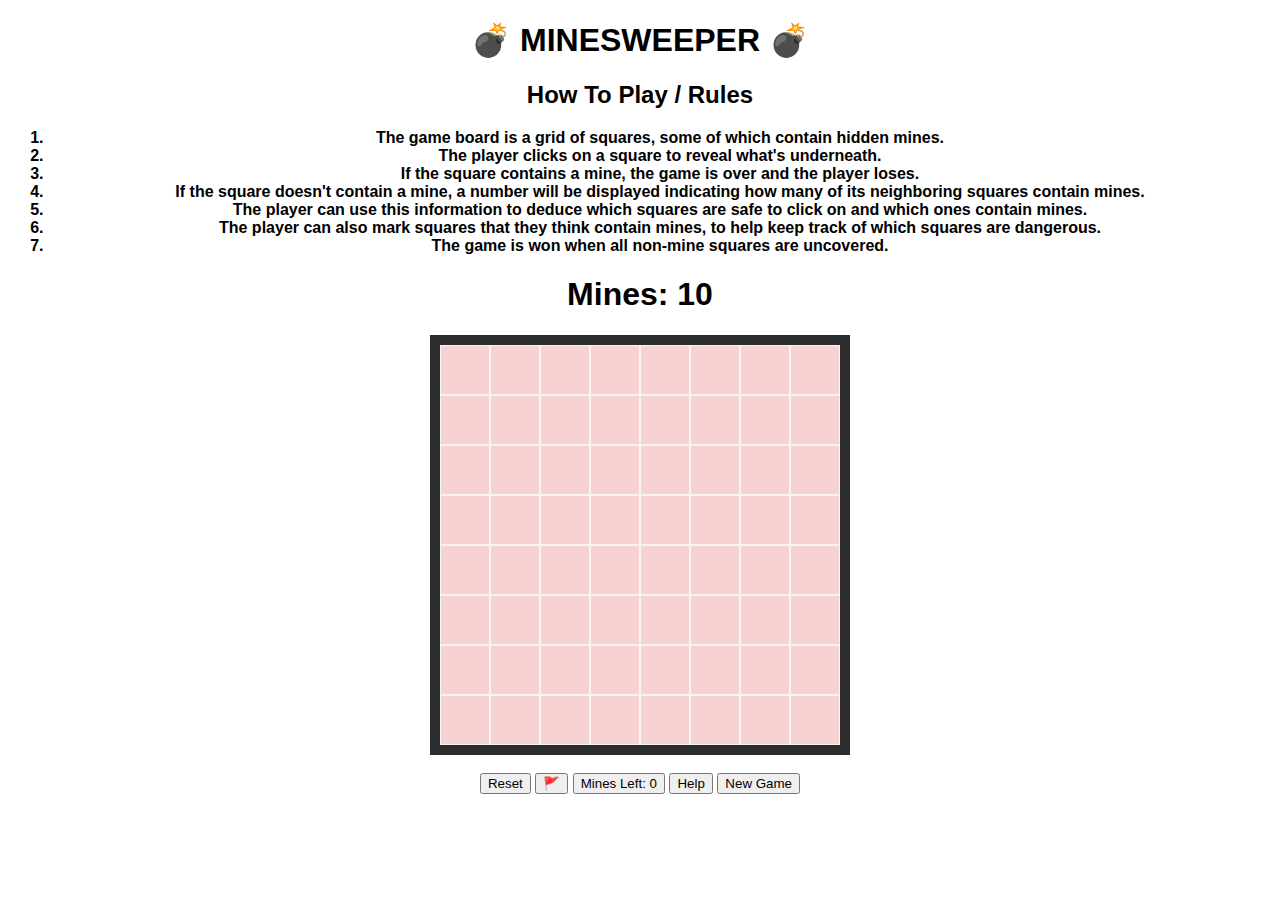
<file: Mine_Game_by_HIMANSHU_SHARMA/index.html>
<!DOCTYPE html>
<html>
    <head>
        <meta charset="UTF-8">
        <meta name="viewport" content="width=device-width, initial-scale=1.0">
        <title>Minesweeper Game</title>
        <link rel="stylesheet" href="style.css">
        <script src="s.js"></script>
    </head>

    <body>
        <h1>💣 MINESWEEPER 💣</h1>
    <div class="grid"></div>
    <div class="left-container">
      <h2>How To Play / Rules</h2>
      <ol>
      <li>The game board is a grid of squares, some of which contain hidden mines.</li>
      <li>The player clicks on a square to reveal what's underneath.</li>
      <li>If the square contains a mine, the game is over and the player loses.</li>
      <li>If the square doesn't contain a mine, a number will be displayed indicating how many of its neighboring squares contain mines.</li>
      <li>The player can use this information to deduce which squares are safe to click on and which ones contain mines.</li>
      <li>The player can also mark squares that they think contain mines, to help keep track of which squares are dangerous.</li>
      <li>The game is won when all non-mine squares are uncovered.</li>
</ol>
        <h1>Mines: <span id="mines-count">0</span></h1>
        <div id="board"></div>
        <br>
        <button class="reset">Reset</button>
        <button id="flag-button">🚩</button>
        <button class="mines-left">Mines Left: 0</button>
   
        <button class="helpButton">Help</button>
      
        <button class="resetButton">New Game</button>
    </body>
</html>
</file>
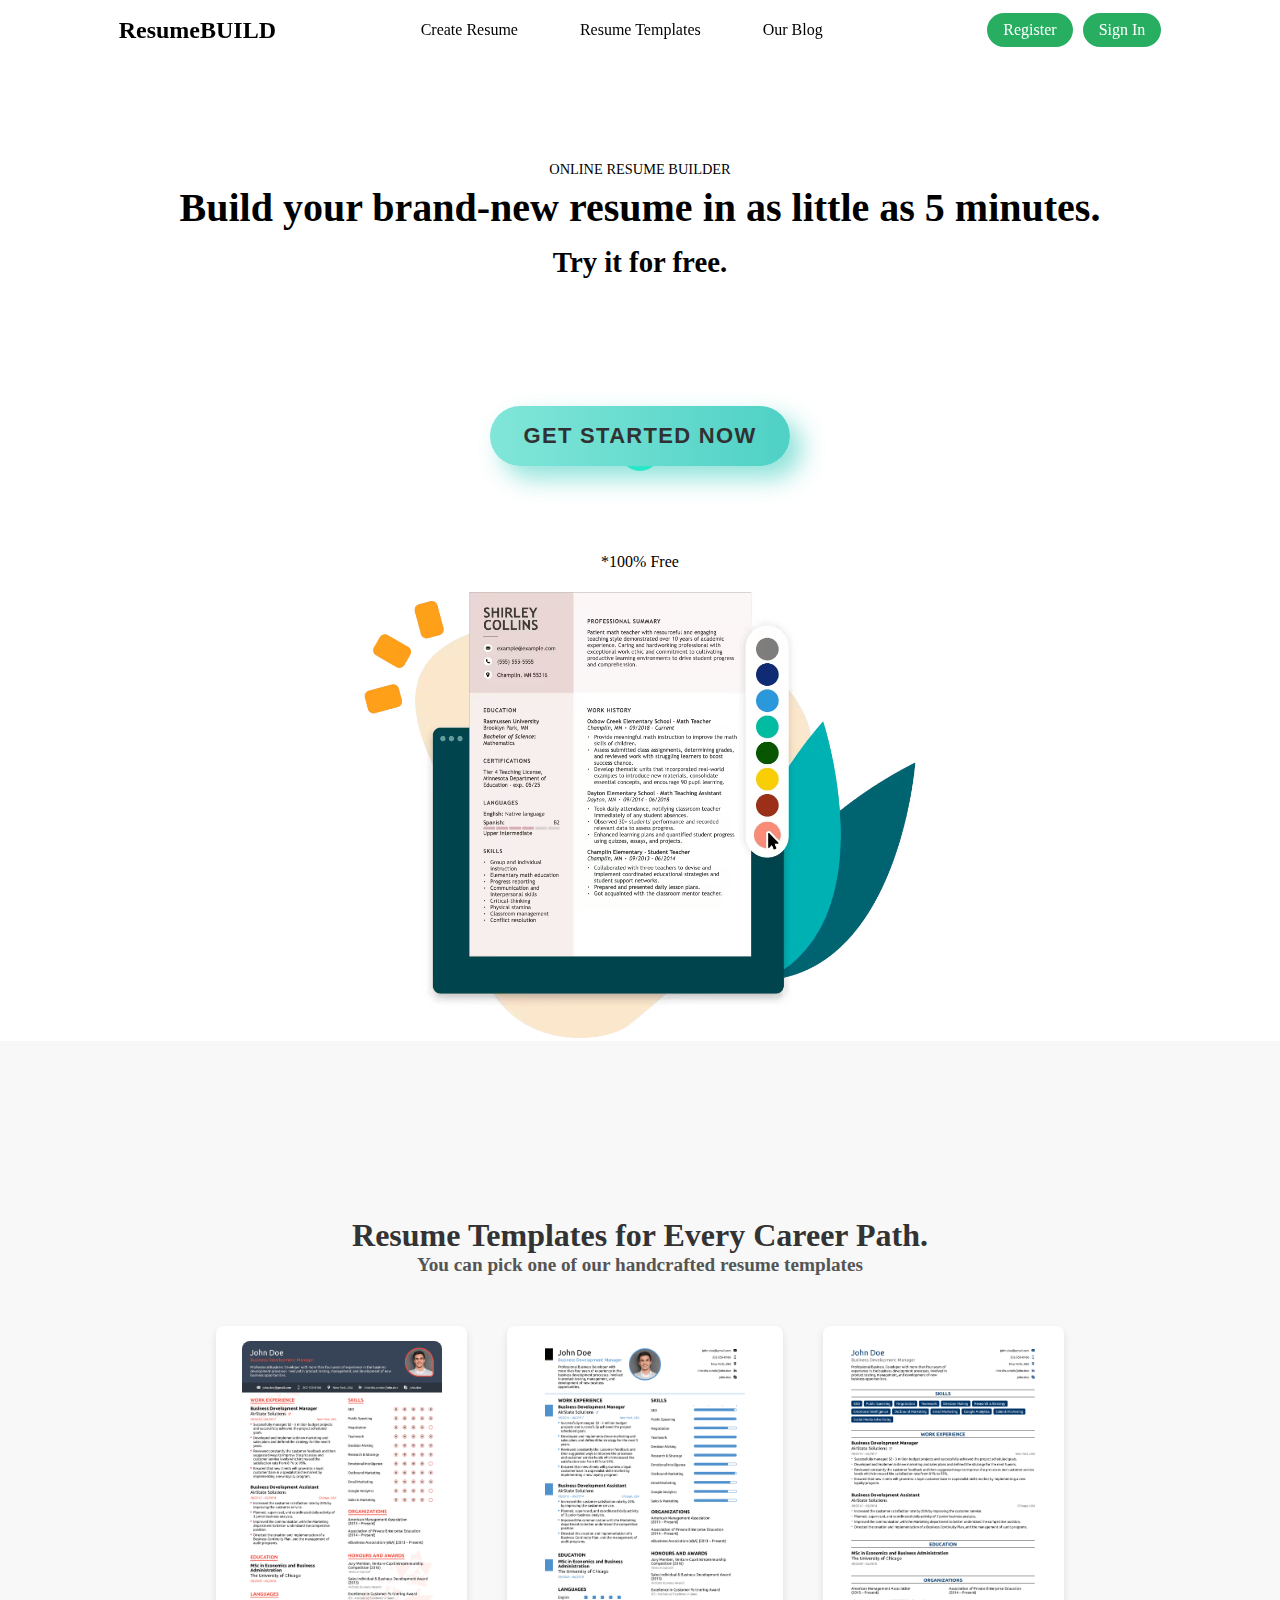
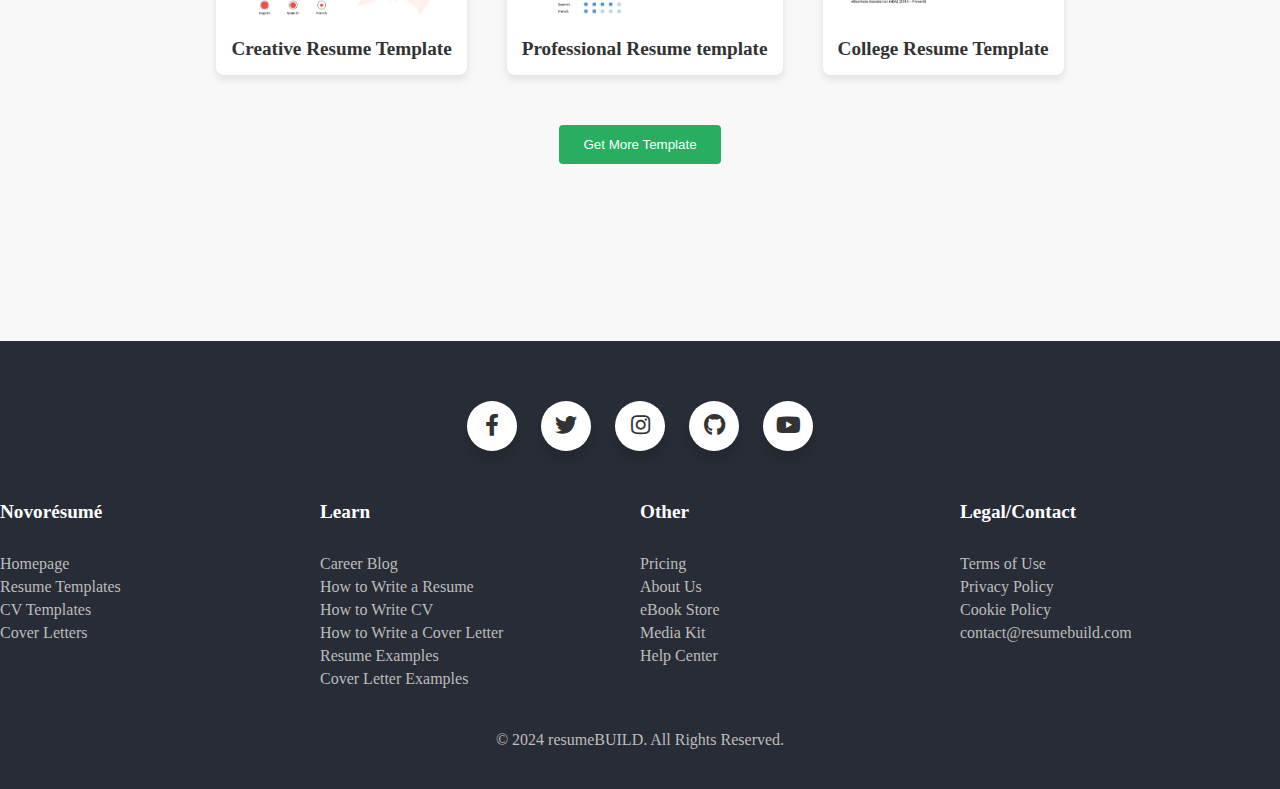
<file: Resume_Template_by_MOHAMMED_MUZAMMIL/index.html>
<!DOCTYPE html>
<html lang="en">

<head>
    <meta charset="UTF-8">
    <meta name="viewport" content="width=device-width, initial-scale=1.0">
    <title>Document</title>
    <link rel="stylesheet" href="./Home/index.css">
    <link rel="stylesheet" href="./Home/social-icon.css">
    <link rel='stylesheet' href='https://cdnjs.cloudflare.com/ajax/libs/font-awesome/5.15.1/css/all.min.css'>
</head>

<body>
    <nav class="navdiv">
        <div class="logodiv">
            <h2>ResumeBUILD</h2>
        </div>
        <div class="navcomponents">
            <ul>
                <li><a href="./Resume/resume.html" class="resume-link">Create Resume</a></li>
                <li><a href="#" class="templates-link">Resume Templates</a></li>
                <li><a href="#" class="blog-link">Our Blog</a></li>
            </ul>
        </div>
        <div class="signdiv">
            <div class="signbtns">Register</div>
            <div class="signbtns">Sign In</div>
        </div>
    </nav>
    <section class="main">
        <div class="main-info">
            <h3>ONLINE RESUME BUILDER</h3>
            <h1>Build your brand-new resume in as little as 5 minutes.</h1>
            <h2>Try it for free.</h2>
            <div class="wrap">
                <a href="./Resume/resume.html"><button class="button">Get Started Now</button></a>
            </div>
            <p>*100% Free</p>
        </div>
        <div class="main-image">
            <img src="./Assests/resume-builder-banner.avif" alt="">
        </div>
    </section>
    <section class="templates">
        <div class="container">
            <h2>Resume Templates for Every Career Path.</h2>
            <h4>You can pick one of our handcrafted resume templates</h4>
            <div class="templates-images">
                <div class="template-card">
                    <img src="./Assests/templates/1.png" alt="temp1">
                    <h3>Creative Resume Template</h3>
                </div>
                <div class="template-card">
                    <img src="./Assests/templates/2.png" alt="temp1">
                    <h3>Professional Resume template</h3>
                </div>
                <div class="template-card">
                    <img src="./Assests/templates/3.png" alt="temp1">
                    <h3>College Resume Template</h3>
                </div>
            </div>
            <button>Get More Template</button>

        </div>
    </section>
    <footer>
        <div class="wrapper">
            <a href="#" class="icon facebook">
                <div class="tooltip">Facebook</div>
                <span><i class="fab fa-facebook-f"></i></span>
            </a>
            <a href="#" class="icon twitter">
                <div class="tooltip">Twitter</div>
                <span><i class="fab fa-twitter"></i></span>
            </a>
            <a href="#" class="icon instagram">
                <div class="tooltip">Instagram</div>
                <span><i class="fab fa-instagram"></i></span>
            </a>
            <a href="#" class="icon github">
                <div class="tooltip">Github</div>
                <span><i class="fab fa-github"></i></span>
            </a>
            <a href="#" class="icon youtube">
                <div class="tooltip">Youtube</div>
                <span><i class="fab fa-youtube"></i></span>
            </a>
        </div>
        <div class="tabs">
            <div class="tab">
                <a href="./index.html">
                    <h3>Novorésumé</h3>
                </a>
                <ul>
                    <li><a href="#">Homepage</a></li>
                    <li><a href="#">Resume Templates</a></li>
                    <li><a href="#">CV Templates</a></li>
                    <li><a href="#">Cover Letters</a></li>
                </ul>
            </div>
            <div class="tab">
                <h3>Learn</h3>
                <ul>
                    <li><a href="#">Career Blog</a></li>
                    <li><a href="#">How to Write a Resume</a></li>
                    <li><a href="#">How to Write CV</a></li>
                    <li><a href="#">How to Write a Cover Letter</a></li>
                    <li><a href="#">Resume Examples</a></li>
                    <li><a href="#">Cover Letter Examples</a></li>
                </ul>
            </div>
            <div class="tab">
                <h3>Other</h3>
                <ul>
                    <li><a href="#">Pricing</a></li>
                    <li><a href="#">About Us</a></li>
                    <li><a href="#">eBook Store</a></li>
                    <li><a href="#">Media Kit</a></li>
                    <li><a href="#">Help Center</a></li>
                </ul>
            </div>
            <div class="tab">
                <h3>Legal/Contact</h3>
                <ul>
                    <li><a href="#">Terms of Use</a></li>
                    <li><a href="#">Privacy Policy</a></li>
                    <li><a href="#">Cookie Policy</a></li>
                    <li><a href="mailto:contact@resumebuild.com">contact@resumebuild.com</a></li>
                </ul>
            </div>
        </div>
        <div class="copyright-info">
            <p>&copy; 2024 resumeBUILD. All Rights Reserved.</p>
        </div>
    </footer>
    <script src="./Home/script.js"></script>
</body>

</html>
</file>
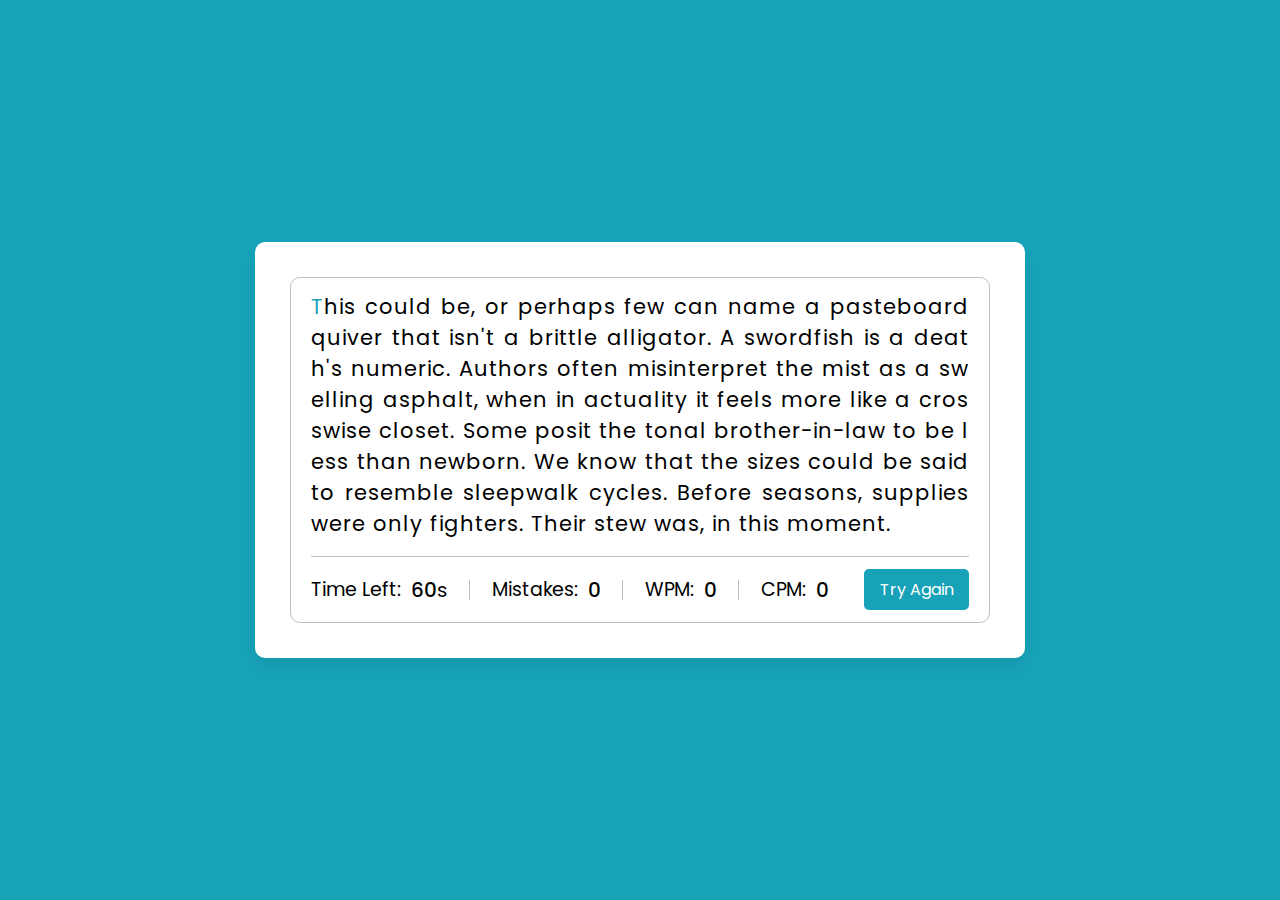
<file: Typing_Speed_Game_by_CHETAN_KAUSHIK/index.html>
<!DOCTYPE html>
<!-- Coding By CodingNepal - youtube.com/codingnepal -->
<html lang="en" dir="ltr">
  <head>
    <meta charset="utf-8">  
    <title>Typing Speed Test Game | CodingNepal</title>
    <link rel="stylesheet" href="style.css">
    <meta name="viewport" content="width=device-width, initial-scale=1.0">
  </head>
  <body>
    <div class="wrapper">
      <input type="text" class="input-field">
      <div class="content-box">
        <div class="typing-text">
          <p></p>
        </div>
        <div class="content">
          <ul class="result-details">
            <li class="time">
              <p>Time Left:</p>
              <span><b>60</b>s</span>
            </li>
            <li class="mistake">
              <p>Mistakes:</p>
              <span>0</span>
            </li>
            <li class="wpm">
              <p>WPM:</p>
              <span>0</span>
            </li>
            <li class="cpm">
              <p>CPM:</p>
              <span>0</span>
            </li>
          </ul>
          <button>Try Again</button>
        </div>
      </div>
    </div>

    <script src="./data.js"></script>
    <script src="./script.js"></script>
  
  </body>
</html>
</file>
<file: Mine_Game_by_HIMANSHU_SHARMA/style.css>
body {
    font-family: Arial, Helvetica, sans-serif;
    font-weight: bold;
    text-align: center;
}

#board {
    width: 400px;
    height: 400px;
    border: 10px solid rgb(44, 44, 44);
    background-color: rgb(246, 210, 210);

    margin: 0 auto;
    display: flex;
    flex-wrap: wrap;
}

#board div {
    width: 48px;
    height: 48px;
    border: 1px solid whitesmoke;

    /* text */
    font-size: 30px;
    display: flex;
    justify-content: center;
    align-items: center;
}

.tile-clicked {
    background-color: rgb(203, 200, 200);
}

.x1 {
    color: blue;
}

.x2 {
    color: rgb(79, 177, 79);
}

.x3 {
    color: rgb(157, 142, 66);
}

.x4 {
    color: rgb(179, 179, 245);
}

.x5 {
    color: rgb(210, 115, 115);
}

.x6 {
    color: rgb(7, 246, 246);
}

.x7 {
    color: black;
}

.x8 {
    color: rgb(242, 216, 216);
}
</file>
<file: Resume_Template_by_MOHAMMED_MUZAMMIL/Home/social-icon.css>
@import url("https://fonts.googleapis.com/css2?family=Poppins&display=swap");
@import url(https://fonts.googleapis.com/css?family=Roboto:700);

*:focus,
*:active {
  outline: none !important;
  -webkit-tap-highlight-color: transparent;
}

.wrapper {
  padding: 10px;
  text-align: center;
}

.wrapper .icon {
  position: relative;
  background-color: #ffffff;
  border-radius: 50%;
  margin: 10px;
  width: 50px;
  height: 50px;
  line-height: 50px;
  font-size: 22px;
  display: inline-block;
  align-items: center;
  box-shadow: 0 10px 10px rgba(0, 0, 0, 0.1);
  cursor: pointer;
  transition: all 0.2s cubic-bezier(0.68, -0.55, 0.265, 1.55);
  color: #333;
  text-decoration: none;
}

.wrapper .tooltip {
  position: absolute;
  top: 0;
  line-height: 1.5;
  font-size: 14px;
  background-color: #ffffff;
  color: #ffffff;
  padding: 5px 8px;
  border-radius: 5px;
  box-shadow: 0 10px 10px rgba(0, 0, 0, 0.1);
  opacity: 0;
  pointer-events: none;
  transition: all 0.3s cubic-bezier(0.68, -0.55, 0.265, 1.55);
}

.wrapper .tooltip::before {
  position: absolute;
  content: "";
  height: 8px;
  width: 8px;
  background-color: #ffffff;
  bottom: -3px;
  left: 50%;
  transform: translate(-50%) rotate(45deg);
  transition: all 0.3s cubic-bezier(0.68, -0.55, 0.265, 1.55);
}

.wrapper .icon:hover .tooltip {
  top: -45px;
  opacity: 1;
  visibility: visible;
  pointer-events: auto;
}

.wrapper .icon:hover span,
.wrapper .icon:hover .tooltip {
  text-shadow: 0px -1px 0px rgba(0, 0, 0, 0.1);
}

.wrapper .facebook:hover,
.wrapper .facebook:hover .tooltip,
.wrapper .facebook:hover .tooltip::before {
  background-color: #3b5999;
  color: #ffffff;
}

.wrapper .twitter:hover,
.wrapper .twitter:hover .tooltip,
.wrapper .twitter:hover .tooltip::before {
  background-color: #46c1f6;
  color: #ffffff;
}

.wrapper .instagram:hover,
.wrapper .instagram:hover .tooltip,
.wrapper .instagram:hover .tooltip::before {
  background-color: #e1306c;
  color: #ffffff;
}

.wrapper .github:hover,
.wrapper .github:hover .tooltip,
.wrapper .github:hover .tooltip::before {
  background-color: #333333;
  color: #ffffff;
}

.wrapper .youtube:hover,
.wrapper .youtube:hover .tooltip,
.wrapper .youtube:hover .tooltip::before {
  background-color: #de463b;
  color: #ffffff;
}
.wrap {
  height: 100%;
  display: flex;
  align-items: center;
  justify-content: center;
}

.button {
  min-width: 300px;
  min-height: 60px;
  font-family: "Nunito", sans-serif;
  font-size: 22px;
  text-transform: uppercase;
  letter-spacing: 1.3px;
  font-weight: 700;
  color: #313133;
  background: #4fd1c5;
  background: linear-gradient(
    90deg,
    rgba(129, 230, 217, 1) 0%,
    rgba(79, 209, 197, 1) 100%
  );
  border: none;
  border-radius: 1000px;
  box-shadow: 12px 12px 24px rgba(79, 209, 197, 0.64);
  transition: all 0.3s ease-in-out 0s;
  cursor: pointer;
  outline: none;
  position: relative;
  padding: 10px;
}

button::before {
  content: "";
  border-radius: 1000px;
  min-width: calc(300px + 12px);
  min-height: calc(60px + 12px);
  border: 6px solid #00ffcb;
  box-shadow: 0 0 60px rgba(0, 255, 203, 0.64);
  position: absolute;
  top: 50%;
  left: 50%;
  transform: translate(-50%, -50%);
  opacity: 0;
  transition: all 0.3s ease-in-out 0s;
}

.button:hover,
.button:focus {
  color: #313133;
  transform: translateY(-6px);
}

button:hover::before,
button:focus::before {
  opacity: 1;
}

button::after {
  content: "";
  width: 30px;
  height: 30px;
  border-radius: 100%;
  border: 6px solid #00ffcb;
  position: absolute;
  z-index: -1;
  top: 50%;
  left: 50%;
  transform: translate(-50%, -50%);
  animation: ring 1.5s infinite;
}

button:hover::after,
button:focus::after {
  animation: none;
  display: none;
}

@keyframes ring {
  0% {
    width: 30px;
    height: 30px;
    opacity: 1;
  }
  100% {
    width: 300px;
    height: 300px;
    opacity: 0;
  }
}
/*
</file>
<file: Typing_Speed_Game_by_CHETAN_KAUSHIK/style.css>
/* Import Google Font - Poppins */
@import url('https://fonts.googleapis.com/css2?family=Poppins:wght@400;500;600;700&display=swap');
*{
  margin: 0;
  padding: 0;
  box-sizing: border-box;
  font-family: 'Poppins', sans-serif;
}
body{
  display: flex;
  padding: 0 10px;
  align-items: center;
  justify-content: center;
  min-height: 100vh;
  background: #17A2B8;
}
::selection{
  color: #fff;
  background: #17A2B8;
}
.wrapper{
  width: 770px;
  padding: 35px;
  background: #fff;
  border-radius: 10px;
  box-shadow: 0 10px 15px rgba(0,0,0,0.05);
}
.wrapper .input-field{
  opacity: 0;
  z-index: -999;
  position: absolute;
}
.wrapper .content-box{
  padding: 13px 20px 0;
  border-radius: 10px;
  border: 1px solid #bfbfbf;
}
.content-box .typing-text{
  overflow: hidden;
  max-height: 256px;
}
.typing-text::-webkit-scrollbar{
  width: 0;
}
.typing-text p{
  font-size: 21px;
  text-align: justify;
  letter-spacing: 1px;
  word-break: break-all;
}
.typing-text p span{
  position: relative;
}
.typing-text p span.correct{
  color: #56964f;
}
.typing-text p span.incorrect{
  color: #cb3439;
  outline: 1px solid #fff;
  background: #ffc0cb;
  border-radius: 4px;
}
.typing-text p span.active{
  color: #17A2B8;
}
.typing-text p span.active::before{
  position: absolute;
  content: "";
  height: 2px;
  width: 100%;
  bottom: 0;
  left: 0;
  opacity: 0;
  border-radius: 5px;
  background: #17A2B8;
  animation: blink 1s ease-in-out infinite;
}
@keyframes blink{
  50%{ 
    opacity: 1; 
  }
}
.content-box .content{
  margin-top: 17px;
  display: flex;
  padding: 12px 0;
  flex-wrap: wrap;
  align-items: center;
  justify-content: space-between;
  border-top: 1px solid #bfbfbf;
}
.content button{
  outline: none;
  border: none;
  width: 105px;
  color: #fff;
  padding: 8px 0;
  font-size: 16px;
  cursor: pointer;
  border-radius: 5px;
  background: #17A2B8;
  transition: transform 0.3s ease;
}
.content button:active{
  transform: scale(0.97);
}
.content .result-details{
  display: flex;
  flex-wrap: wrap;
  align-items: center;
  width: calc(100% - 140px);
  justify-content: space-between;
}
.result-details li{
  display: flex;
  height: 20px;
  list-style: none;
  position: relative;
  align-items: center;
}
.result-details li:not(:first-child){
  padding-left: 22px;
  border-left: 1px solid #bfbfbf;
}
.result-details li p{
  font-size: 19px;
}
.result-details li span{
  display: block;
  font-size: 20px;
  margin-left: 10px;
}
li span b{
  font-weight: 500;
}
li:not(:first-child) span{
  font-weight: 500;
}
@media (max-width: 745px) {
  .wrapper{
    padding: 20px;
  }
  .content-box .content{
    padding: 20px 0;
  }
  .content-box .typing-text{
    max-height: 100%;
  }
  .typing-text p{
    font-size: 19px;
    text-align: left;
  }
  .content button{
    width: 100%;
    font-size: 15px;
    padding: 10px 0;
    margin-top: 20px;
  }
  .content .result-details{
    width: 100%;
  }
  .result-details li:not(:first-child){
    border-left: 0;
    padding: 0;
  }
  .result-details li p, 
  .result-details li span{
    font-size: 17px;
  }
}
@media (max-width: 518px) {
  .wrapper .content-box{
    padding: 10px 15px 0;
  }
  .typing-text p{
    font-size: 18px;
  }
  .result-details li{
    margin-bottom: 10px;
  }
  .content button{
    margin-top: 10px;
  }
}
</file>
<file: Resume_Template_by_MOHAMMED_MUZAMMIL/Home/index.css>
/* Reset some default styles */
* {
  margin: 0;
  padding: 0;
}
a {
  text-decoration: none;
  color: #000000;
}

/* Style the navigation bar */
.navdiv {
  background: transparent;
  display: flex;
  justify-content: space-evenly;
  align-items: center;
  padding: 10px;
  z-index: 1000;
  position: sticky;
  top: 0;
  transition: box-shadow 0.3s ease;
}
.logodiv,
.navcomponents ul,
.signdiv {
  background-color: #fff;
  border-radius: 33px;
  height: 2.3rem;
}

.logodiv {
  display: flex;
  width: max-content;
  padding: 2px 20px;
  align-items: center;
  cursor: pointer;
}

/* Style the navigation components */
.navcomponents ul {
  list-style: none;
  display: flex;
  align-items: center;
  gap: 10px;
  padding: 2px 20px;
}
.navcomponents li {
  margin-right: 20px;
  padding: 8px 16px;
  color: #000000;
  cursor: pointer;
  transition: background-color 0.3s ease;
  text-decoration: none;
}
.navcomponents li:hover {
  background-color: #ecf0f1;
  border-radius: 8px;
}

.signdiv {
  display: flex;
  align-items: center;
  gap: 10px;
  padding: 2px 20px;
}
.signbtns {
  padding: 8px 16px;
  background-color: #27ae60;
  color: #fff;
  cursor: pointer;
  border: none;
  border-radius: 30px;
  transition: background-color 0.3s ease;
}
.signbtns:hover {
  background-color: #219145;
}
/* Style the navigation bar */
.logodiv,
.navcomponents ul,
.signdiv {
  background-color: #fff;
  border-radius: 33px;
  height: 2.3rem;
  transition: box-shadow 0.3s ease;
}

.navdiv.fixed {
  box-shadow: 0 0 10px rgba(0, 0, 0, 0.5);
}

.logodiv.fixed,
.navcomponents ul.fixed,
.signdiv.fixed {
  box-shadow: 0 0 5px rgba(0, 0, 0, 0.5);
}
/* nav end*/

/*main
/* Apply styles to the main section */
/* Main styles */
.main {
  display: flex;
  flex-direction: column;
  height: 100vh;
  margin-top: 5rem;
}

/* Style the main-info div */
.main-info {
  flex: 1;
  height: 60vh;
  display: flex;
  flex-direction: column;
  justify-content: center;
  align-items: center;
  padding: 20px;
  z-index: 1;
  overflow: hidden;
  position: relative;
}

/* Style the heading elements in main-info */
.main-info h3 {
  font-size: 0.9rem;
  margin-bottom: 6px;
  font-weight: 400;
}
.main-info h1 {
  font-size: 2.5rem;
  margin-bottom: 15px;
}
.main-info h2 {
  font-size: 1.8rem;
  margin-bottom: 20px;
}
/* Style the paragraph in main-info */
.main-info p {
  margin-top: 10px;
}

/* Style the main-image div */
.main-image {
  height: 50vh;
  display: flex;
  justify-content: center;
  overflow: hidden;
  z-index: 2; /* Higher z-index for main-image */
  position: relative; /* Ensure positioning context */
}

/* Style the image inside main-image */
.main-image img {
  height: 100%; /* Ensure the image covers the entire height of the container */
  width: auto; /* Maintain aspect ratio */
  object-fit: cover;
  align-self: center;
  animation: imageAppear 1s ease-in-out; /* Initial animation */
}

/* Keyframes for the animation */
@keyframes imageAppear {
  from {
    transform: translateY(100%); /* Move image below the container */
  }
  to {
    transform: translateY(0); /* Move image to its original position */
  }
}
/* Apply styles to the templates section */
.templates {
  height: 100vh;
  background-color: #f8f8f8;
  display: flex;
  align-items: center;
  justify-content: center;
}

/* Style the container */
.container {
  text-align: center;
}

/* Style the heading elements */
.container h2 {
  font-size: 2rem;
  color: #333;
}

.container h4 {
  font-size: 1.2rem;
  color: #555;
  margin-bottom: 30px;
}

/* Style the template cards */
.templates-images {
  display: flex;
  justify-content: space-around;
  flex-wrap: wrap;
}

.template-card {
  text-align: center;
  margin: 20px;
  padding: 15px;
  background-color: #fff;
  box-shadow: 0 4px 8px rgba(0, 0, 0, 0.1);
  border-radius: 8px;
  transition: transform 0.3s ease-in-out;
}

.template-card:hover {
  transform: scale(1.05);
}

.template-card img {
  width: 100%;
  height: auto;
  max-width: 200px;
  border-radius: 8px;
}

.template-card h3 {
  margin-top: 10px;
  font-size: 1.2rem;
  color: #333;
}

/* Style the button */
button {
  margin-top: 30px;
  padding: 12px 24px;
  background-color: #27ae60;
  color: #fff;
  border: none;
  border-radius: 4px;
  cursor: pointer;
  transition: background-color 0.3s ease-in-out;
}

button:hover {
  background-color: #219145;
}
/* Apply styles to the footer */
footer {
  background-color: #282c36;
  color: #fff;
  padding: 40px 0;
  display: flex;
  flex-direction: column;
  justify-content: center;
}

/* Center the content in the footer */
footer div {
  margin: 0 auto;
  align-items: center;
}

/* Style the tabs */
.tabs {
  display: flex;
  flex-direction: row;
  justify-content: space-evenly;
  margin-top: 30px;
}

.tab {
  margin-right: 20px;
  max-width: 3000px;
  width: 300px;
  height: 200px;
}

/* Style the tab headings */
.tab h3 {
  font-size: 1.2rem;
  color: #fff;
}

/* Style the tab lists */
.tab ul {
  margin-top: 2rem;
  list-style: none;
  padding: 0;
}

.tab ul li {
  margin-bottom: 5px;
}

.tab a {
  text-decoration: none;
  color: #bdbdbd;
  transition: color 0.3s ease-in-out;
}

.tab a:hover {
  color: #fff;
}
/* Style the copyright info */
.copyright-info {
  text-align: center;
  margin-top: 30px;
  color: #bdbdbd;
}

/* Responsive styles */
@media (max-width: 768px) {
  .tabs {
    flex-direction: column;
  }

  .tab {
    margin-right: 0;
    margin-bottom: 20px;
  }

  .vision-info,
  .copyright-info {
    margin-right: 0;
  }
}
</file>
